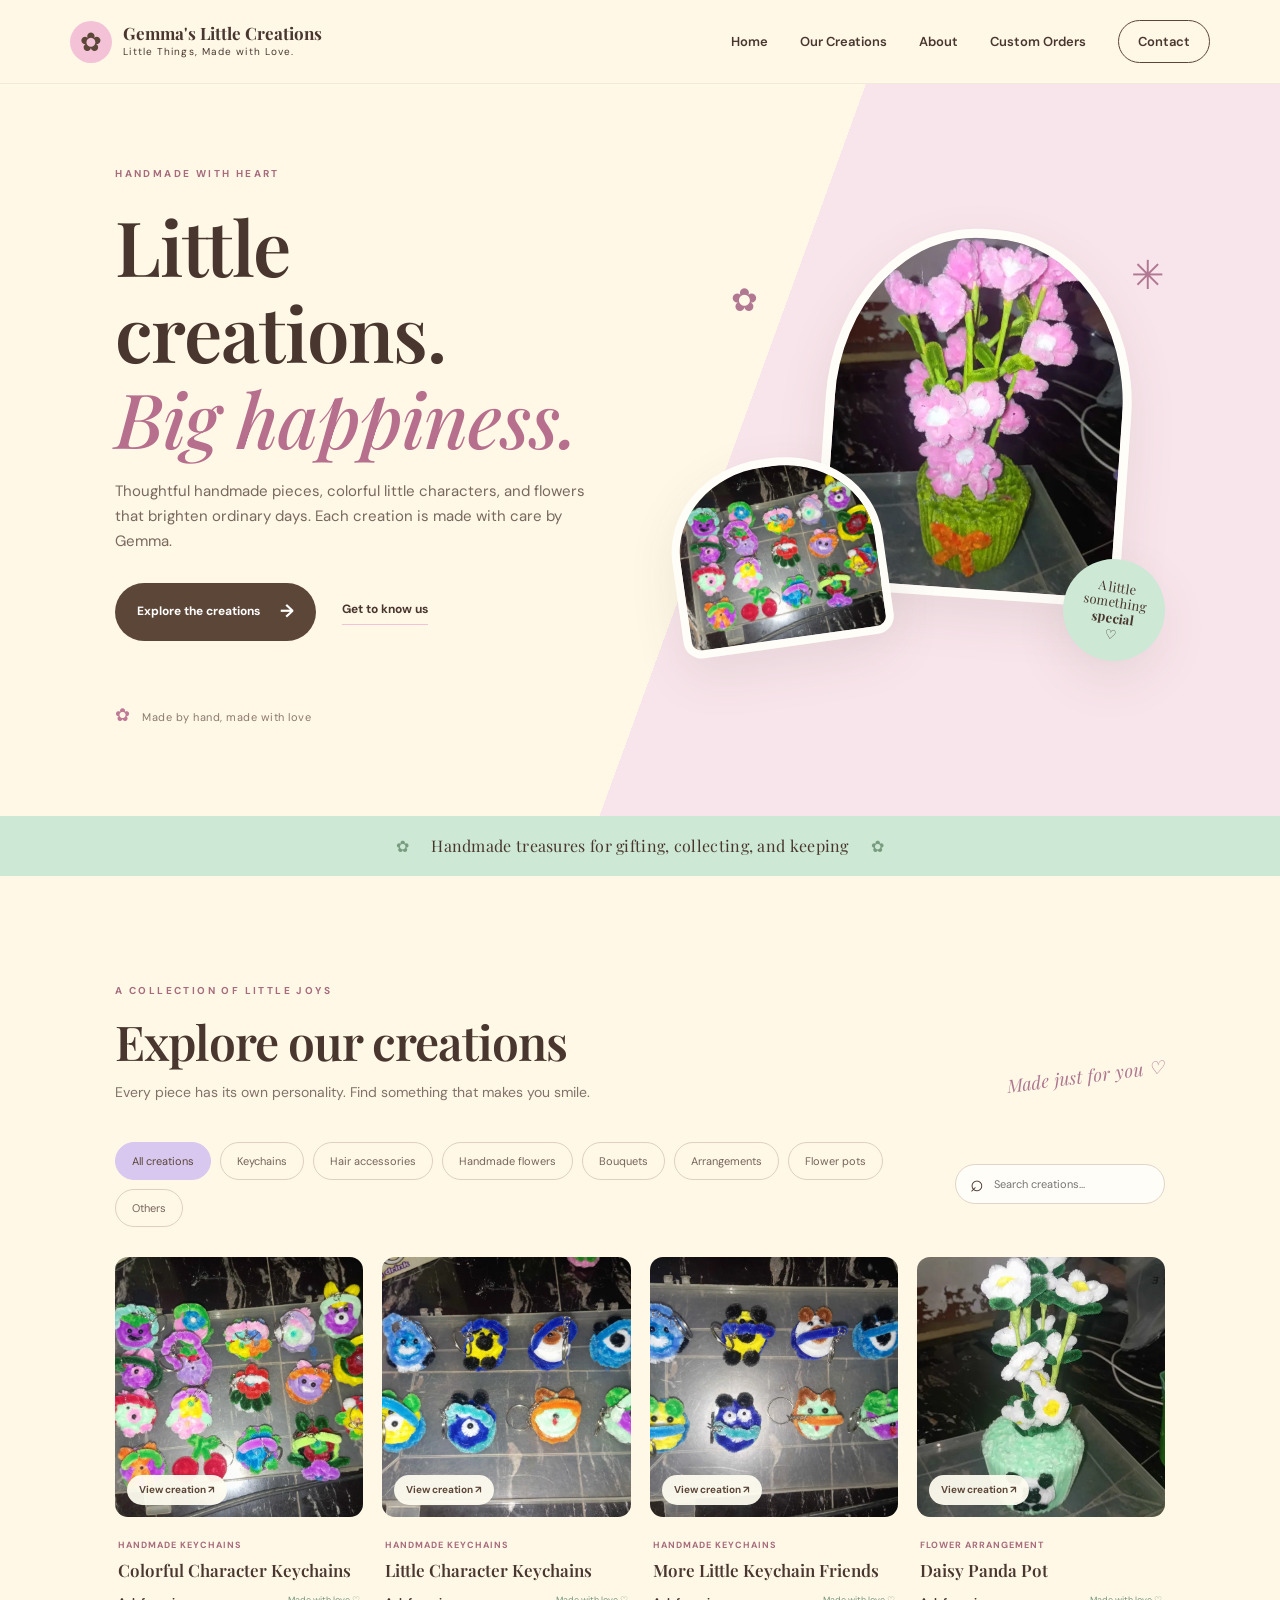
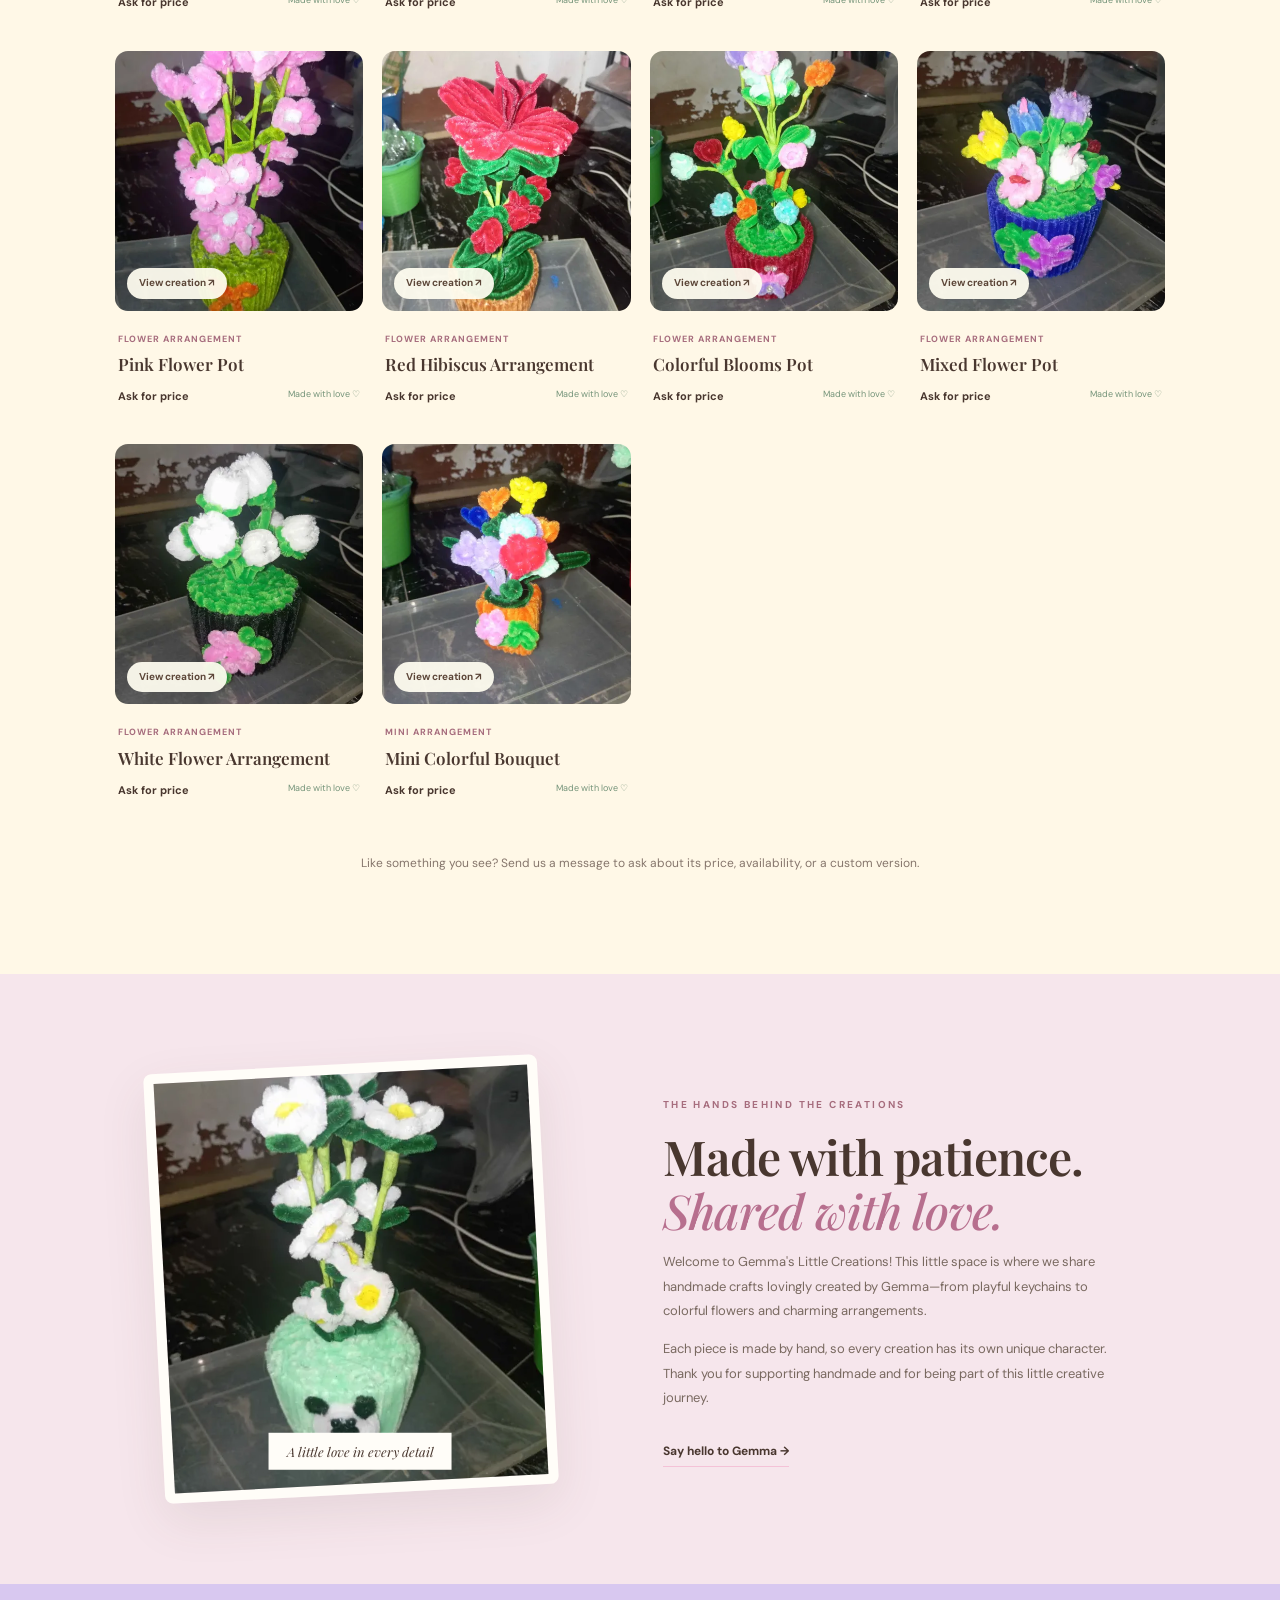
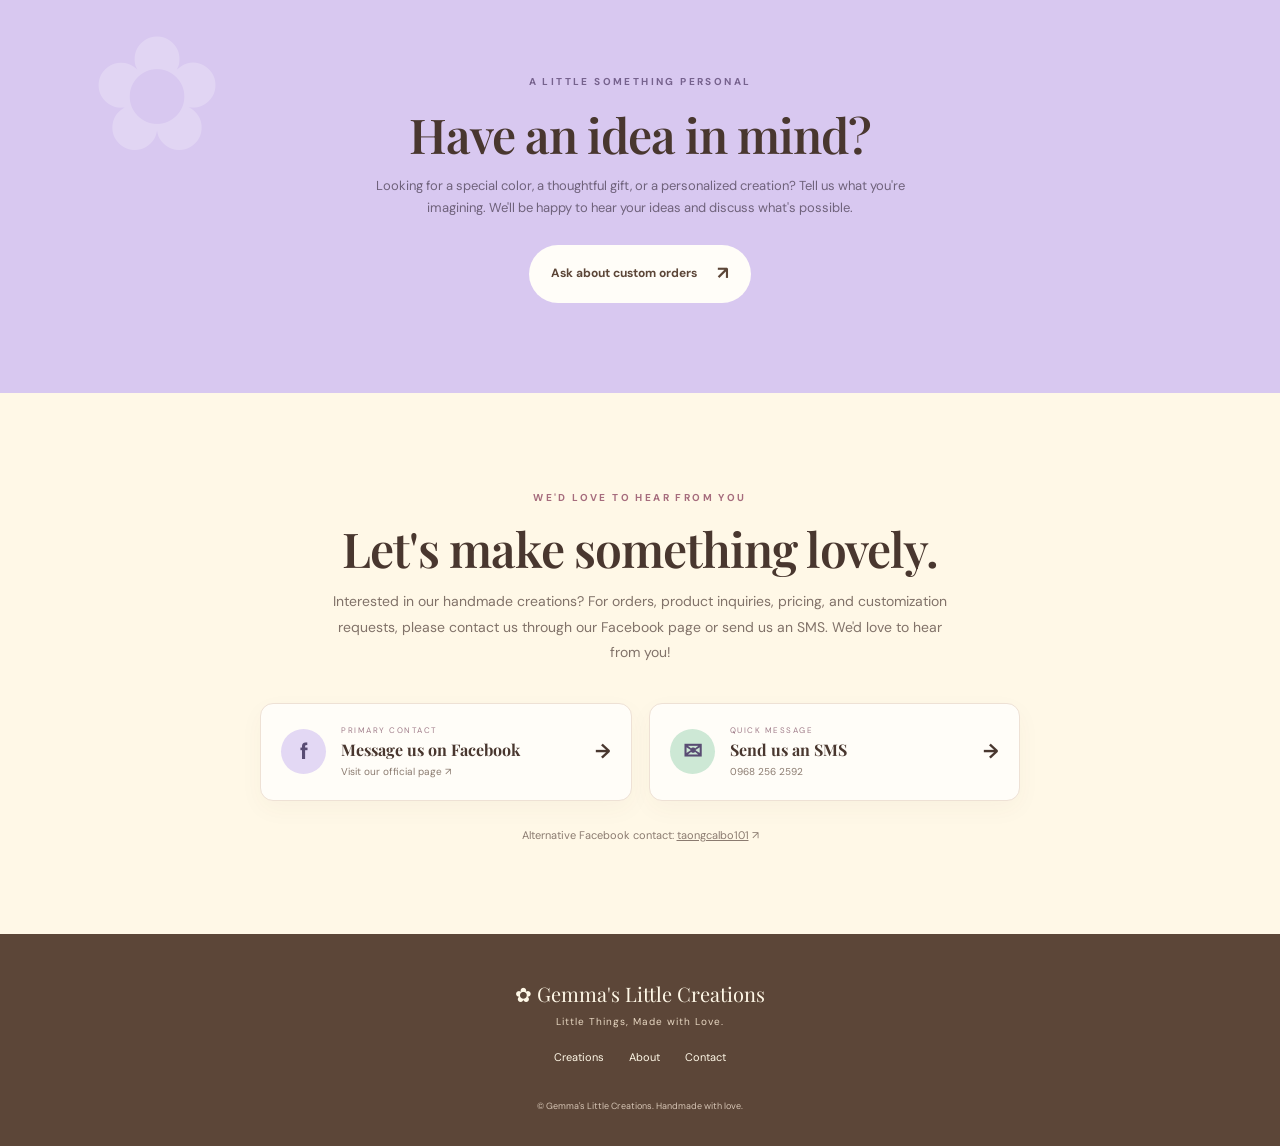
<file: index.html>
<!DOCTYPE html>
<html lang="en">
<head>
  <meta charset="UTF-8">
  <meta name="viewport" content="width=device-width, initial-scale=1.0">
  <meta name="description" content="Explore handmade keychains, flowers, bouquets, and charming decorations from Gemma's Little Creations.">
  <meta name="theme-color" content="#fff8e7">
  <title>Gemma's Little Creations | Little Things, Made with Love</title>
  <link rel="preconnect" href="https://fonts.googleapis.com">
  <link rel="preconnect" href="https://fonts.gstatic.com" crossorigin>
  <link href="https://fonts.googleapis.com/css2?family=DM+Sans:wght@400;500;600;700&family=Playfair+Display:wght@500;600;700&display=swap" rel="stylesheet">
  <link rel="stylesheet" href="styles.css">
</head>
<body>
  <header class="site-header">
    <a class="brand" href="#home" aria-label="Gemma's Little Creations home">
      <span class="brand-mark">✿</span>
      <span><strong>Gemma's Little Creations</strong><small>Little Things, Made with Love.</small></span>
    </a>
    <button class="menu-toggle" id="menuToggle" aria-label="Open navigation" aria-expanded="false">☰</button>
    <nav class="main-nav" id="mainNav">
      <a href="#home">Home</a><a href="#creations">Our Creations</a><a href="#about">About</a><a href="#custom">Custom Orders</a><a class="nav-contact" href="#contact">Contact</a>
    </nav>
  </header>

  <main>
    <section class="hero" id="home">
      <div class="hero-copy">
        <span class="eyebrow">HANDMADE WITH HEART</span>
        <h1>Little creations.<br><em>Big happiness.</em></h1>
        <p>Thoughtful handmade pieces, colorful little characters, and flowers that brighten ordinary days. Each creation is made with care by Gemma.</p>
        <div class="hero-actions"><a class="button button-primary" href="#creations">Explore the creations <span>→</span></a><a class="text-link" href="#about">Get to know us</a></div>
        <div class="hero-note"><span>✿</span> Made by hand, made with love</div>
      </div>
      <div class="hero-art">
        <div class="hero-image-main"><img src="images/pink-flower-pot.png" alt="Pink handmade pipe-cleaner flower arrangement"></div>
        <div class="hero-image-small"><img src="images/keychains-colorful.png" alt="Colorful handmade character keychains"></div>
        <span class="sparkle sparkle-one">✳</span><span class="sparkle sparkle-two">✿</span>
        <div class="round-note">A little<br>something<br><b>special</b> ♡</div>
      </div>
    </section>

    <section class="welcome-strip"><span>✿</span> Handmade treasures for gifting, collecting, and keeping <span>✿</span></section>

    <section class="section creations-section" id="creations">
      <div class="section-heading">
        <div><span class="eyebrow">A COLLECTION OF LITTLE JOYS</span><h2>Explore our creations</h2><p>Every piece has its own personality. Find something that makes you smile.</p></div>
        <span class="handwritten">Made just for you ♡</span>
      </div>
      <div class="catalog-tools">
        <div class="filter-list" id="filters" aria-label="Filter products">
          <button class="filter-chip active" data-category="all">All creations</button>
          <button class="filter-chip" data-category="keychains">Keychains</button>
          <button class="filter-chip" data-category="hair-accessories">Hair accessories</button>
          <button class="filter-chip" data-category="flowers">Handmade flowers</button>
          <button class="filter-chip" data-category="bouquets">Bouquets</button>
          <button class="filter-chip" data-category="flower-arrangements">Arrangements</button>
          <button class="filter-chip" data-category="flower-pots">Flower pots</button>
          <button class="filter-chip" data-category="other">Others</button>
        </div>
        <label class="search-box"><span>⌕</span><input id="productSearch" type="search" placeholder="Search creations..." aria-label="Search creations"></label>
      </div>
      <div class="product-grid" id="productGrid" aria-live="polite"></div>
      <p class="empty-state" id="emptyState" hidden>No creations found. Try another search.</p>
      <p class="catalog-note">Like something you see? Send us a message to ask about its price, availability, or a custom version.</p>
    </section>

    <section class="about-section" id="about">
      <div class="about-photo"><img src="images/daisy-panda-pot.png" alt="Handmade white daisy flowers in a mint green panda pot"><span class="photo-caption">A little love in every detail</span></div>
      <div class="about-copy"><span class="eyebrow">THE HANDS BEHIND THE CREATIONS</span><h2>Made with patience.<br><em>Shared with love.</em></h2><p>Welcome to Gemma's Little Creations! This little space is where we share handmade crafts lovingly created by Gemma—from playful keychains to colorful flowers and charming arrangements.</p><p>Each piece is made by hand, so every creation has its own unique character. Thank you for supporting handmade and for being part of this little creative journey.</p><a class="text-link" href="#contact">Say hello to Gemma <span>→</span></a></div>
    </section>

    <section class="custom-section" id="custom">
      <div class="custom-flower">✿</div>
      <span class="eyebrow">A LITTLE SOMETHING PERSONAL</span>
      <h2>Have an idea in mind?</h2>
      <p>Looking for a special color, a thoughtful gift, or a personalized creation? Tell us what you're imagining. We'll be happy to hear your ideas and discuss what's possible.</p>
      <a class="button button-light" href="https://www.facebook.com/espelembergogemma" target="_blank" rel="noopener">Ask about custom orders <span>↗</span></a>
    </section>

    <section class="contact-section section" id="contact">
      <div class="section-heading centered"><span class="eyebrow">WE'D LOVE TO HEAR FROM YOU</span><h2>Let's make something lovely.</h2><p>Interested in our handmade creations? For orders, product inquiries, pricing, and customization requests, please contact us through our Facebook page or send us an SMS. We'd love to hear from you!</p></div>
      <div class="contact-cards">
        <a class="contact-card facebook-card" href="https://www.facebook.com/espelembergogemma" target="_blank" rel="noopener"><span class="contact-icon">f</span><span><small>PRIMARY CONTACT</small><strong>Message us on Facebook</strong><em>Visit our official page ↗</em></span><b>→</b></a>
        <a class="contact-card sms-card" href="sms:09682562592"><span class="contact-icon">✉</span><span><small>QUICK MESSAGE</small><strong>Send us an SMS</strong><em>0968 256 2592</em></span><b>→</b></a>
      </div>
      <a class="alternate-contact" href="https://www.facebook.com/taongcalbo101" target="_blank" rel="noopener">Alternative Facebook contact: <u>taongcalbo101</u> ↗</a>
    </section>
  </main>

  <footer class="site-footer"><a class="footer-brand" href="#home">✿ Gemma's Little Creations</a><p>Little Things, Made with Love.</p><div class="footer-links"><a href="#creations">Creations</a><a href="#about">About</a><a href="#contact">Contact</a></div><small>© <span id="year"></span> Gemma's Little Creations. Handmade with love.</small></footer>

  <dialog class="product-dialog" id="productDialog"><button class="dialog-close" id="dialogClose" aria-label="Close product details">×</button><div class="dialog-content" id="dialogContent"></div></dialog>
  <script src="products.js"></script>
  <script src="script.js"></script>
</body>
</html>
</file>
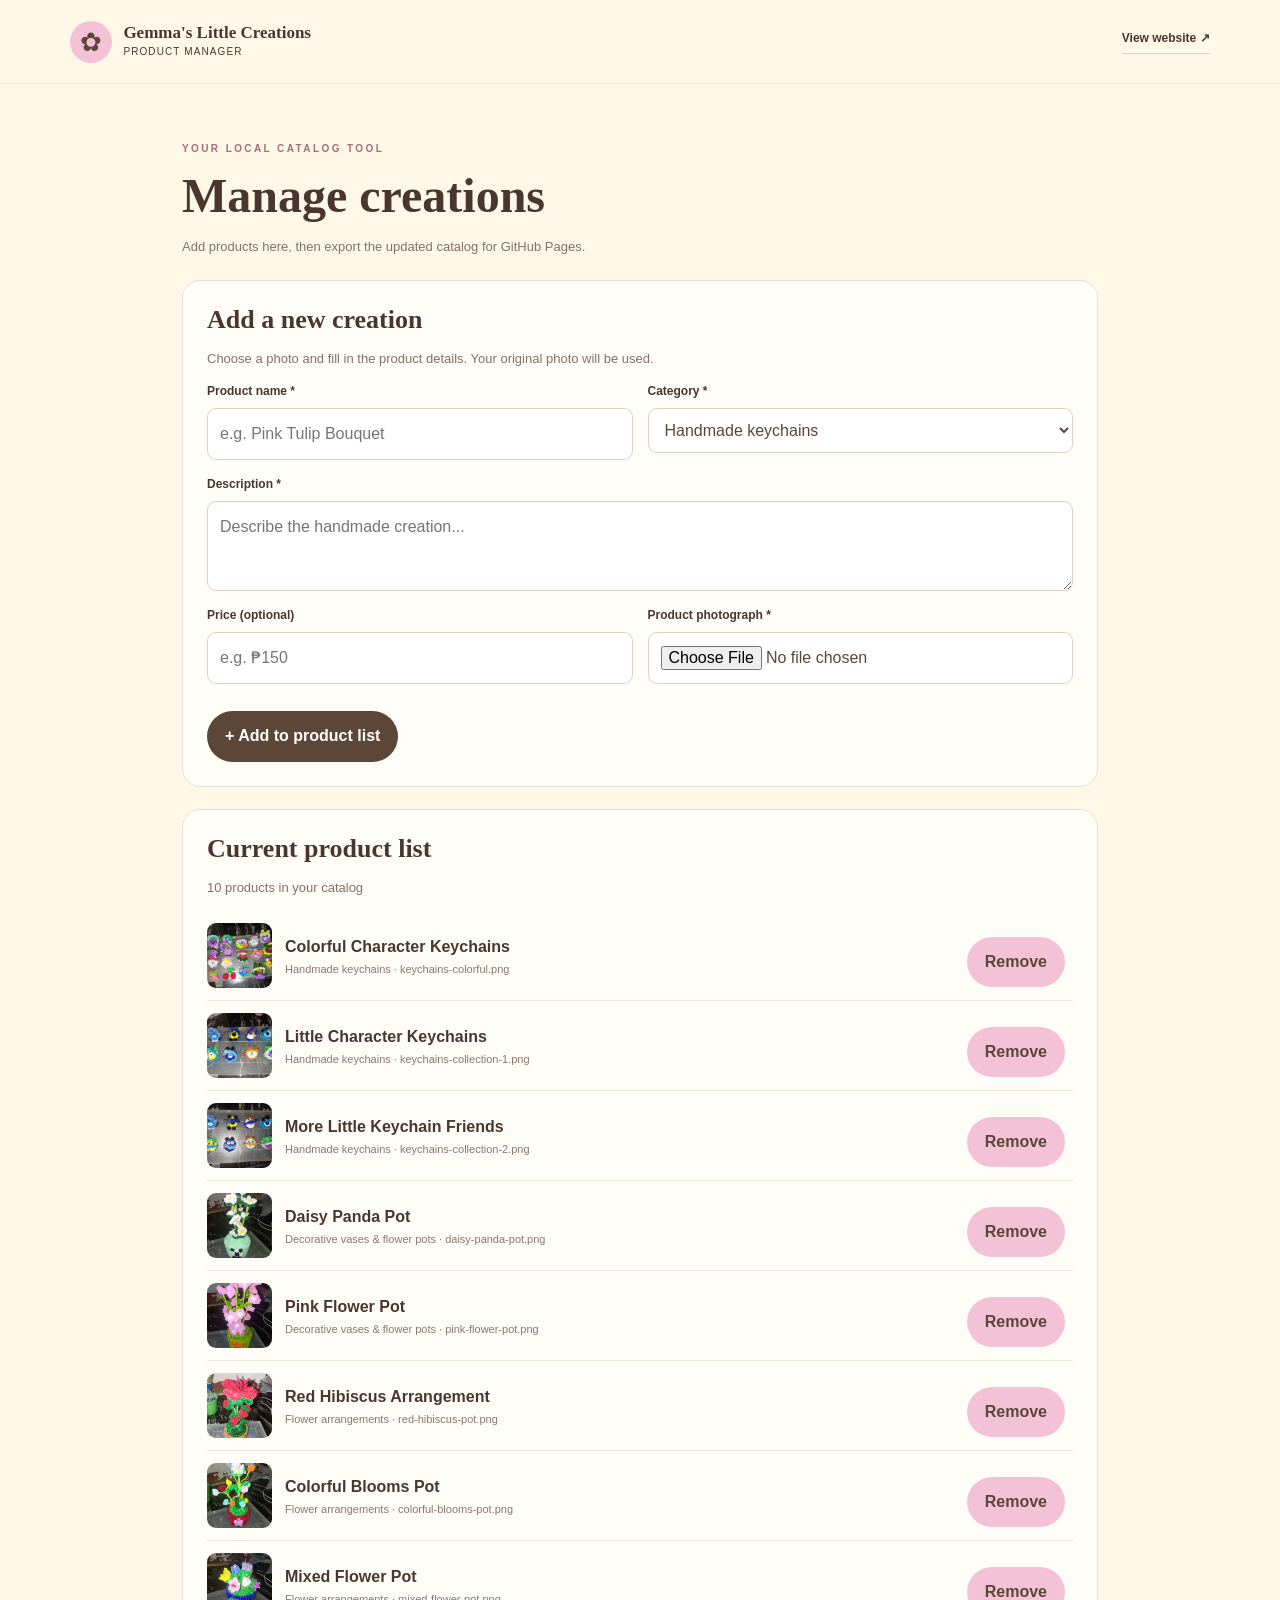
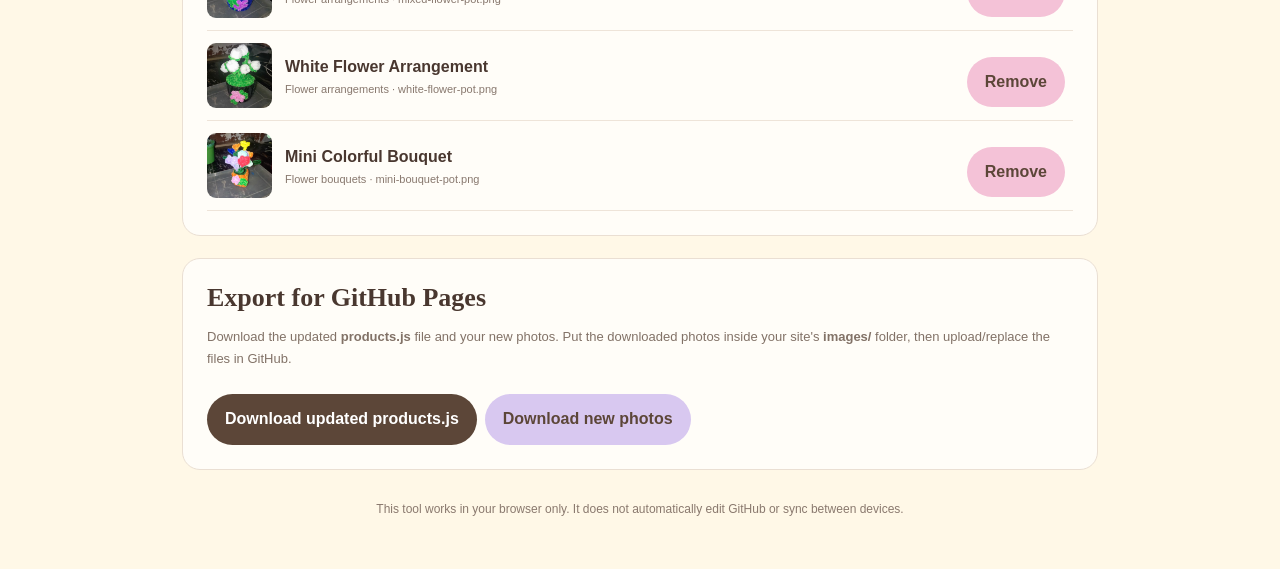
<file: admin.html>
<!doctype html><html lang="en"><head><meta charset="utf-8"><meta name="viewport" content="width=device-width,initial-scale=1"><title>Product Manager | Gemma's Little Creations</title><link rel="stylesheet" href="styles.css"><style>
.admin-wrap{max-width:960px;margin:50px auto;padding:0 22px}.admin-card{background:#fffdf8;border:1px solid #eadfd3;border-radius:18px;padding:24px;margin:22px 0}.admin-card h2{font:600 26px 'Playfair Display',serif;margin:0 0 8px}.admin-card p,.hint{font-size:13px;color:#827267}.admin-grid{display:grid;grid-template-columns:1fr 1fr;gap:15px}.field{display:flex;flex-direction:column;gap:6px}.field.full{grid-column:1/-1}.field label{font-size:12px;font-weight:700}.field input,.field select,.field textarea{padding:12px;border:1px solid #dfd0c1;border-radius:9px;background:white;color:#5c4638;font:inherit}.field textarea{min-height:90px}.admin-btn{border:0;border-radius:30px;padding:12px 18px;background:#5c4638;color:white;font-weight:700;cursor:pointer;margin:12px 8px 0 0}.admin-btn.alt{background:#d8c8f0;color:#5c4638}.admin-btn.remove{background:#f4c2d7;color:#5c4638}.preview{width:100%;max-height:220px;object-fit:contain;background:#f5eee5;border-radius:12px;display:none}.product-row{display:grid;grid-template-columns:65px 1fr auto;gap:13px;align-items:center;padding:12px 0;border-bottom:1px solid #eee4d9}.product-row img{width:65px;height:65px;object-fit:cover;border-radius:9px}.product-row strong,.product-row small{display:block}.product-row small{font-size:11px;color:#88786e}.notice{display:none;background:#cde8d5;padding:13px;border-radius:10px;color:#405b47;font-size:13px}.admin-foot{text-align:center;color:#8a796e;font-size:12px;margin:30px 0}@media(max-width:620px){.admin-grid{grid-template-columns:1fr}.field.full{grid-column:auto}.admin-card{padding:18px}.product-row{grid-template-columns:52px 1fr auto}.product-row img{width:52px;height:52px}}
</style></head><body><header class="site-header"><a class="brand" href="index.html"><span class="brand-mark">✿</span><span><strong>Gemma's Little Creations</strong><small>PRODUCT MANAGER</small></span></a><a class="text-link" href="index.html">View website ↗</a></header><main class="admin-wrap"><span class="eyebrow">YOUR LOCAL CATALOG TOOL</span><h1 style="font:600 clamp(34px,5vw,48px) 'Playfair Display',serif;margin:8px 0">Manage creations</h1><p class="hint">Add products here, then export the updated catalog for GitHub Pages.</p>
<section class="admin-card"><h2>Add a new creation</h2><p>Choose a photo and fill in the product details. Your original photo will be used.</p><form id="form"><div class="admin-grid"><div class="field"><label for="name">Product name *</label><input id="name" required placeholder="e.g. Pink Tulip Bouquet"></div><div class="field"><label for="category">Category *</label><select id="category"><option value="keychains">Handmade keychains</option><option value="hair-accessories">Hair clips & accessories</option><option value="flowers">Handmade flowers</option><option value="bouquets">Flower bouquets</option><option value="flower-arrangements">Flower arrangements</option><option value="flower-pots">Decorative vases & flower pots</option><option value="other">Other handmade creations</option></select></div><div class="field full"><label for="description">Description *</label><textarea id="description" required placeholder="Describe the handmade creation..."></textarea></div><div class="field"><label for="price">Price (optional)</label><input id="price" placeholder="e.g. ₱150"></div><div class="field"><label for="photo">Product photograph *</label><input id="photo" type="file" accept="image/*" required></div><div class="field full"><img id="preview" class="preview" alt="Photo preview"></div></div><button class="admin-btn" type="submit">+ Add to product list</button></form></section>
<section class="admin-card"><h2>Current product list</h2><p id="count" class="hint"></p><div id="list"></div></section><section class="admin-card"><h2>Export for GitHub Pages</h2><p>Download the updated <b>products.js</b> file and your new photos. Put the downloaded photos inside your site's <b>images/</b> folder, then upload/replace the files in GitHub.</p><div id="notice" class="notice"></div><button class="admin-btn" id="export">Download updated products.js</button><button class="admin-btn alt" id="photos">Download new photos</button></section><p class="admin-foot">This tool works in your browser only. It does not automatically edit GitHub or sync between devices.</p></main><script src="products.js"></script><script src="admin.js"></script></body></html>
</file>
<file: styles.css>
:root{--pink:#f4c2d7;--lavender:#d8c8f0;--cream:#fff8e7;--mint:#cde8d5;--beige:#e8d8c3;--brown:#5c4638;--ink:#49372f;--white:#fffdf8;--shadow:0 18px 50px rgba(92,70,56,.10)}
*{box-sizing:border-box}html{scroll-behavior:smooth;scroll-padding-top:90px}body{margin:0;background:var(--cream);color:var(--ink);font-family:'DM Sans',sans-serif;line-height:1.65}a{color:inherit;text-decoration:none}button,input{font:inherit}.site-header{height:84px;padding:0 max(5.5vw,24px);display:flex;align-items:center;justify-content:space-between;background:rgba(255,248,231,.94);position:sticky;top:0;z-index:20;border-bottom:1px solid rgba(92,70,56,.08);backdrop-filter:blur(12px)}.brand{display:flex;align-items:center;gap:11px}.brand-mark{width:42px;height:42px;border-radius:50%;background:var(--pink);display:grid;place-items:center;font-size:26px;color:var(--brown)}.brand strong,.brand small{display:block}.brand strong{font-family:'Playfair Display',serif;font-size:17px;line-height:1.3}.brand small{font-size:10px;letter-spacing:1.1px}.main-nav{display:flex;align-items:center;gap:32px;font-size:13px;font-weight:600}.main-nav a{transition:color .2s}.main-nav a:hover,.text-link:hover{color:#b45e83}.nav-contact{padding:10px 19px;border:1px solid var(--brown);border-radius:30px}.menu-toggle{display:none;background:none;border:0;font-size:25px;color:var(--brown)}.hero{min-height:600px;padding:75px 9vw 85px;display:grid;grid-template-columns:1fr 1fr;align-items:center;gap:5vw;background:linear-gradient(110deg,#fff8e7 0%,#fff8e7 56%,#f8e5eb 56%,#f8e5eb 100%);overflow:hidden}.eyebrow{font-size:10px;letter-spacing:2.4px;font-weight:700;color:#a66c7d}.hero h1,.section h2,.about-copy h2,.custom-section h2{font-family:'Playfair Display',serif;font-weight:600;line-height:1.13;letter-spacing:-1px}.hero h1{font-size:clamp(48px,6vw,76px);margin:18px 0}.hero h1 em,.about-copy h2 em{font-weight:500;color:#b76f8e}.hero-copy>p{max-width:475px;color:#78685e;font-size:15px}.hero-actions{display:flex;align-items:center;gap:26px;margin-top:30px}.button{display:inline-flex;align-items:center;gap:20px;padding:14px 22px;border-radius:30px;font-size:12px;font-weight:700;transition:transform .2s,box-shadow .2s}.button:hover{transform:translateY(-3px);box-shadow:var(--shadow)}.button-primary{background:var(--brown);color:white}.button-primary span,.button-light span{font-size:18px}.text-link{font-size:12px;font-weight:700;border-bottom:1px solid var(--pink);padding-bottom:4px}.hero-note{margin-top:60px;font-size:11px;color:#8b796e;letter-spacing:.5px}.hero-note span{color:#bf7895;font-size:18px;margin-right:8px}.hero-art{height:450px;position:relative;max-width:550px;width:100%;margin:auto}.hero-image-main{position:absolute;width:62%;height:82%;right:7%;top:2%;border-radius:48% 48% 18px 18px;overflow:hidden;transform:rotate(4deg);box-shadow:var(--shadow);border:9px solid var(--white)}.hero-image-main img,.hero-image-small img,.about-photo img{width:100%;height:100%;object-fit:cover}.hero-image-small{position:absolute;width:43%;height:42%;left:0;bottom:5%;border:8px solid var(--white);border-radius:48% 48% 18px 18px;overflow:hidden;transform:rotate(-8deg);box-shadow:var(--shadow)}.sparkle{position:absolute;color:#b17892}.sparkle-one{font-size:40px;right:0;top:5%}.sparkle-two{font-size:32px;left:12%;top:12%}.round-note{position:absolute;right:0;bottom:2%;width:102px;height:102px;border-radius:50%;background:var(--mint);display:grid;place-content:center;text-align:center;font-family:'Playfair Display',serif;font-size:13px;line-height:1.2;transform:rotate(9deg);box-shadow:var(--shadow)}.welcome-strip{background:var(--mint);text-align:center;padding:17px 15px;font-family:'Playfair Display',serif;font-size:16px;letter-spacing:.3px}.welcome-strip span{padding:0 18px;color:#789d7e}.section{padding:100px 9vw}.section-heading{display:flex;justify-content:space-between;align-items:end;gap:20px;margin-bottom:38px}.section h2,.about-copy h2,.custom-section h2{font-size:clamp(36px,4vw,48px);margin:12px 0}.section-heading p{margin:0;color:#817269;font-size:14px}.handwritten{font-family:'Playfair Display',serif;color:#ad7890;font-style:italic;font-size:18px;transform:rotate(-7deg);padding-bottom:12px}.catalog-tools{display:flex;justify-content:space-between;gap:20px;align-items:center;margin-bottom:30px}.filter-list{display:flex;gap:9px;flex-wrap:wrap}.filter-chip{border:1px solid #dfd0c1;background:transparent;border-radius:30px;padding:9px 16px;color:#75645a;font-size:11px;cursor:pointer}.filter-chip.active,.filter-chip:hover{background:var(--lavender);border-color:var(--lavender);color:var(--brown)}.search-box{height:40px;border:1px solid #e1d4c8;border-radius:30px;padding:0 14px;display:flex;align-items:center;gap:8px;min-width:210px;background:var(--white)}.search-box span{font-size:23px}.search-box input{border:0;outline:0;background:transparent;width:100%;font-size:11px;color:var(--brown)}.product-grid{display:grid;grid-template-columns:repeat(4,1fr);gap:26px 19px}.product-card{cursor:pointer;min-width:0}.product-image{height:260px;position:relative;border-radius:13px;overflow:hidden;background:#f0e7dc}.product-image img{width:100%;height:100%;object-fit:cover;transition:transform .45s}.product-card:hover .product-image img{transform:scale(1.06)}.product-tag{position:absolute;left:12px;top:12px;background:rgba(255,253,248,.9);border-radius:20px;padding:5px 10px;font-size:9px;letter-spacing:.6px}.product-info{padding:13px 3px}.product-info h3{font-family:'Playfair Display',serif;font-size:17px;font-weight:600;margin:0 0 3px}.product-info p{font-size:11px;color:#89796e;margin:0}.view-detail{display:inline-block;font-size:10px;font-weight:700;margin-top:10px;border-bottom:1px solid var(--pink)}.catalog-note{text-align:center;font-size:12px;color:#86766c;margin:42px 0 0}.empty-state{text-align:center;color:#88776d;padding:35px}.about-section{padding:90px 12vw;background:#f6e6ec;display:grid;grid-template-columns:.85fr 1fr;align-items:center;gap:9vw}.about-photo{height:430px;position:relative;border:10px solid var(--white);box-shadow:var(--shadow);transform:rotate(-3deg);border-radius:8px}.about-photo img{object-position:center 65%}.photo-caption{position:absolute;bottom:14px;left:50%;transform:translateX(-50%) rotate(3deg);background:var(--white);padding:8px 18px;white-space:nowrap;font-family:'Playfair Display',serif;font-style:italic;font-size:13px}.about-copy p{color:#796960;font-size:13px;line-height:1.9}.about-copy .text-link{display:inline-block;margin-top:18px}.custom-section{position:relative;text-align:center;padding:83px 20px 90px;background:var(--lavender);overflow:hidden}.custom-section .eyebrow{color:#76628d}.custom-section h2{margin:14px 0}.custom-section p{max-width:590px;margin:0 auto 27px;color:#6f627b;font-size:13px}.custom-flower{position:absolute;font-size:160px;color:rgba(255,255,255,.24);left:7%;top:-20px}.button-light{background:var(--white);color:var(--brown)}.contact-section{padding-top:90px;padding-bottom:90px}.centered{display:block;text-align:center;max-width:690px;margin:0 auto 38px}.centered p{max-width:620px;margin:14px auto 0;line-height:1.8}.contact-cards{max-width:760px;margin:auto;display:grid;grid-template-columns:1fr 1fr;gap:17px}.contact-card{background:var(--white);border:1px solid #eee1d5;border-radius:13px;padding:20px;display:flex;align-items:center;gap:15px;box-shadow:0 8px 25px rgba(92,70,56,.04);transition:transform .2s}.contact-card:hover{transform:translateY(-4px)}.contact-icon{width:45px;height:45px;border-radius:50%;display:grid;place-items:center;background:#e3d8f4;color:#594c73;font-weight:700;font-size:23px}.sms-card .contact-icon{background:var(--mint)}.contact-card span:nth-child(2){display:flex;flex-direction:column;flex:1}.contact-card small{font-size:8px;letter-spacing:1.5px;color:#a07d8a}.contact-card strong{font-family:'Playfair Display',serif;font-size:16px}.contact-card em{font-style:normal;color:#8b7b70;font-size:10px}.contact-card>b{font-size:20px}.alternate-contact{text-align:center;display:block;margin-top:25px;font-size:11px;color:#8b7b70}.site-footer{text-align:center;background:var(--brown);color:#fff8e7;padding:43px 20px 28px}.footer-brand{font-family:'Playfair Display',serif;font-size:20px}.site-footer p{font-size:10px;letter-spacing:1px;color:#e8d8c3;margin:3px 0 18px}.footer-links{display:flex;justify-content:center;gap:25px;margin-bottom:25px;font-size:11px}.site-footer>small{font-size:9px;color:#d6c5b5}.product-dialog{border:0;border-radius:15px;padding:0;width:min(760px,92vw);max-width:760px;background:var(--cream);color:var(--brown);box-shadow:0 25px 90px #2e201b55}.product-dialog::backdrop{background:#2b211dcc;backdrop-filter:blur(4px)}.dialog-close{position:absolute;right:13px;top:9px;border:0;background:#fffdf0;border-radius:50%;width:35px;height:35px;font-size:25px;cursor:pointer;z-index:2}.dialog-content{display:grid;grid-template-columns:1fr 1fr;min-height:380px}.dialog-content img{width:100%;height:100%;max-height:500px;object-fit:cover}.dialog-copy{padding:50px 30px;align-self:center}.dialog-copy h3{font-family:'Playfair Display',serif;font-size:29px;line-height:1.2;margin:10px 0}.dialog-copy p{font-size:13px;color:#827267}.dialog-actions{display:flex;flex-wrap:wrap;gap:10px;margin-top:25px}.dialog-actions a{font-size:11px;padding:10px 14px;border-radius:25px;background:var(--brown);color:white}.dialog-actions a:last-child{background:var(--mint);color:var(--brown)}
@media(max-width:900px){.hero{padding-left:7vw;padding-right:7vw}.product-grid{grid-template-columns:repeat(3,1fr)}.product-image{height:240px}.section{padding-left:7vw;padding-right:7vw}.about-section{padding-left:8vw;padding-right:8vw;gap:6vw}}
@media(max-width:650px){.site-header{height:72px;padding:0 20px}.brand-mark{width:37px;height:37px}.brand strong{font-size:14px}.brand small{font-size:8px}.menu-toggle{display:block}.main-nav{display:none;position:absolute;top:71px;left:0;right:0;background:var(--cream);padding:18px 24px 24px;box-shadow:0 15px 20px #5c46381a;flex-direction:column;align-items:stretch;gap:0}.main-nav.open{display:flex}.main-nav a{padding:12px 4px;border-bottom:1px solid #eadfd3}.main-nav .nav-contact{border:0;border-radius:0}.hero{display:flex;flex-direction:column;text-align:center;padding:57px 23px 48px;background:linear-gradient(180deg,#fff8e7 0%,#fff8e7 57%,#f8e5eb 57%)}.hero h1{font-size:51px}.hero-copy>p{font-size:13px}.hero-actions{justify-content:center;gap:17px;flex-wrap:wrap}.hero-note{margin-top:30px}.hero-art{height:330px;width:min(100%,420px);margin-top:24px}.hero-image-main{height:83%;width:60%}.hero-image-small{height:42%;width:43%}.round-note{width:82px;height:82px;font-size:11px}.welcome-strip{font-size:12px}.welcome-strip span{padding:0 7px}.section{padding:70px 21px}.section-heading{display:block;margin-bottom:25px}.section h2,.about-copy h2,.custom-section h2{font-size:37px}.handwritten{display:block;margin-top:13px;font-size:15px}.catalog-tools{align-items:stretch;flex-direction:column}.filter-list{gap:7px}.filter-chip{padding:8px 12px;font-size:10px}.search-box{width:100%}.product-grid{grid-template-columns:repeat(2,minmax(0,1fr));gap:18px 12px}.product-image{height:210px}.product-info h3{font-size:15px}.product-info p{font-size:10px}.about-section{padding:65px 25px;grid-template-columns:1fr;gap:38px}.about-photo{height:350px;width:85%;margin:auto}.about-copy{text-align:center}.about-copy p{font-size:12px;text-align:left}.custom-section{padding:70px 25px}.custom-flower{font-size:100px;left:-12px}.custom-section p{font-size:12px}.contact-section{padding:70px 22px}.contact-cards{grid-template-columns:1fr}.contact-card{padding:16px}.centered p{font-size:12px}.dialog-content{grid-template-columns:1fr}.dialog-content img{height:280px}.dialog-copy{padding:25px}.dialog-copy h3{font-size:25px}.footer-links{gap:18px}}
@media(max-width:370px){.product-image{height:175px}.hero h1{font-size:44px}.hero-actions{flex-direction:column}.filter-chip{font-size:9px;padding:7px 9px}}

.product-image-button{display:block;width:100%;height:260px;padding:0;border:0;border-radius:13px;overflow:hidden;position:relative;background:#f0e7dc;cursor:pointer}.product-image-button img{width:100%;height:100%;object-fit:cover;transition:transform .4s}.product-card:hover .product-image-button img{transform:scale(1.05)}.image-view{position:absolute;left:12px;bottom:12px;background:#fffdf0eF;color:#5c4638;padding:7px 12px;border-radius:20px;font-size:10px;font-weight:700}.product-label{font-size:9px;letter-spacing:1px;text-transform:uppercase;color:#a66c7d;font-weight:700}.product-bottom{display:flex;justify-content:space-between;gap:8px;margin-top:9px}.product-price{font-size:11px;font-weight:700}.availability{font-size:9px;color:#75947a;text-align:right}.availability.unavailable{color:#ad6b6b}#dialogContent{display:grid;grid-template-columns:1fr 1fr;min-height:380px}.detail-image{min-height:380px;background:#f1e8de}.detail-image img{width:100%;height:100%;max-height:520px;object-fit:cover}.detail-copy{padding:45px 28px;align-self:center}.detail-copy h2{font:600 30px/1.2 'Playfair Display',serif}.detail-copy p{font-size:13px;color:#827267}.detail-actions{display:flex;flex-wrap:wrap;gap:10px;margin-top:20px}.detail-actions a{font-size:11px}.button-outline{border:1px solid #5c4638;color:#5c4638}@media(max-width:650px){.product-image-button{height:210px}#dialogContent{grid-template-columns:1fr}.detail-image{min-height:0;height:280px}.detail-copy{padding:24px}}
</file>
